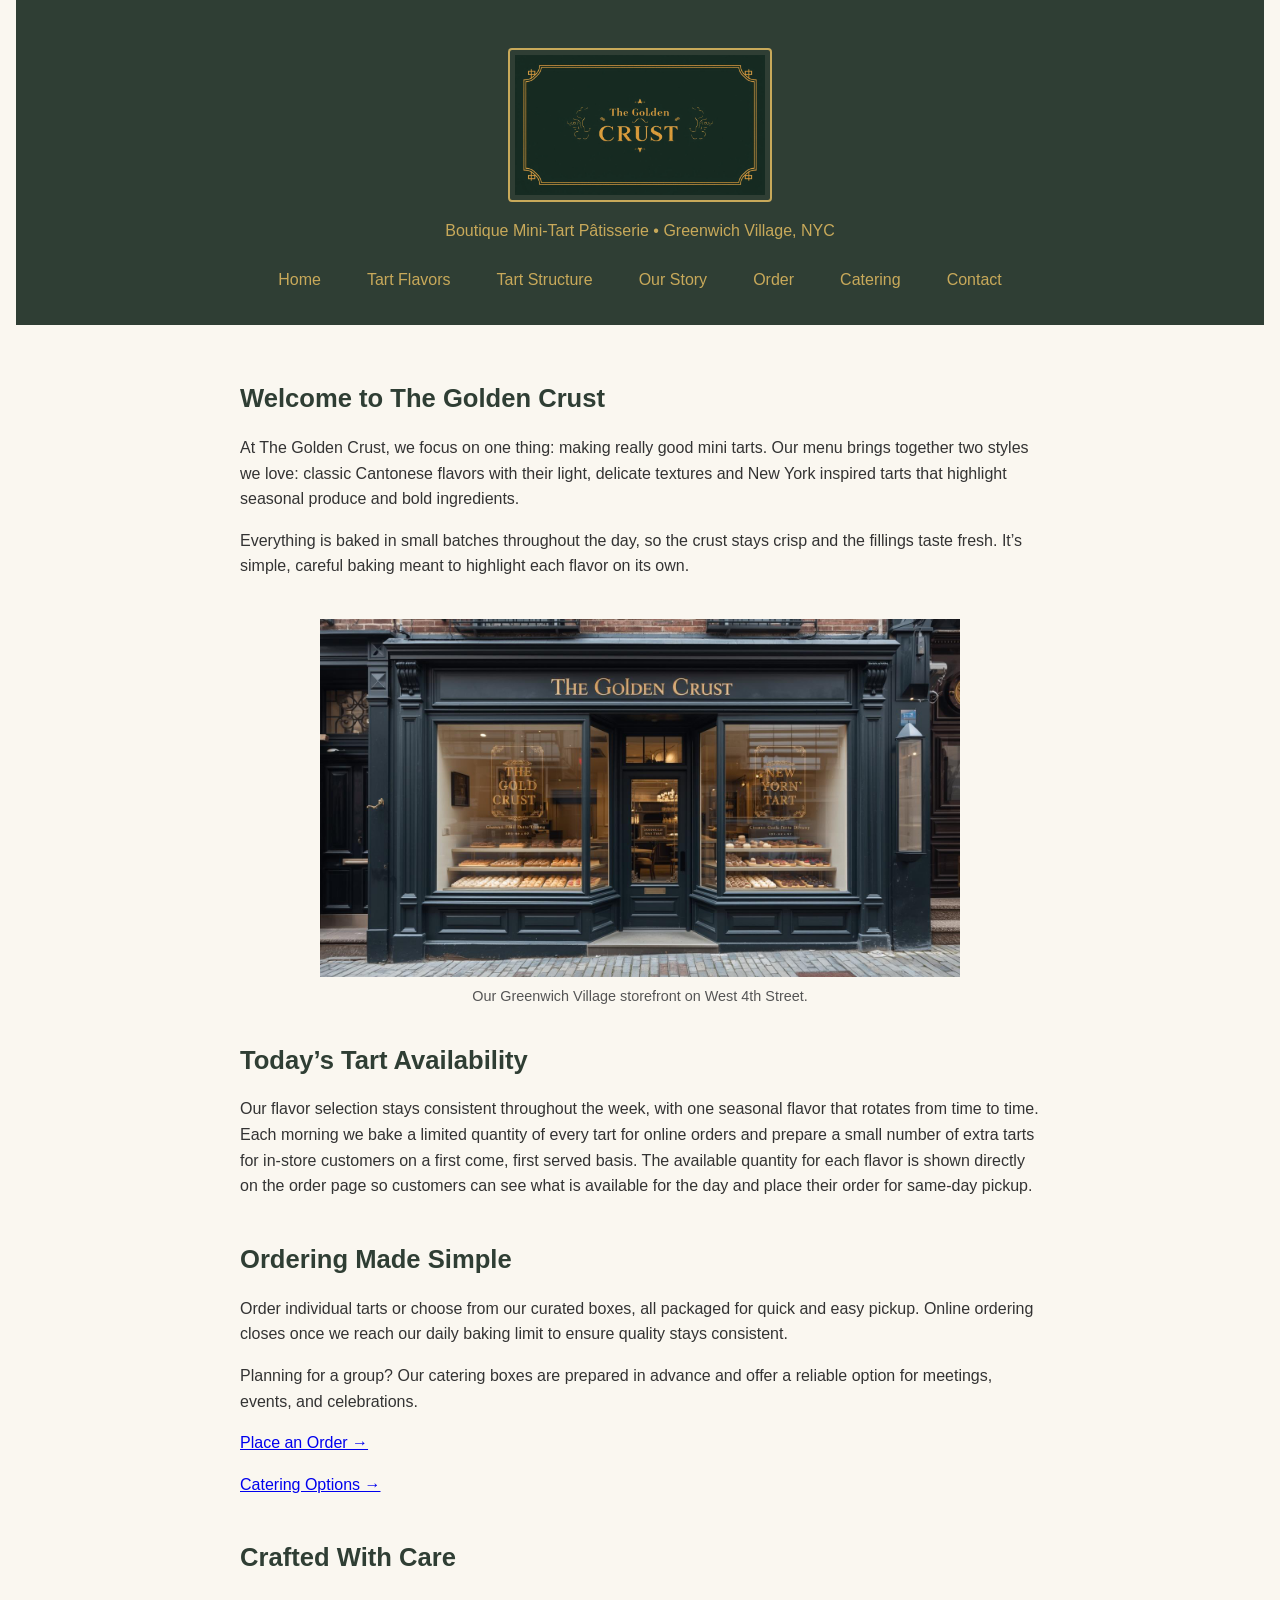
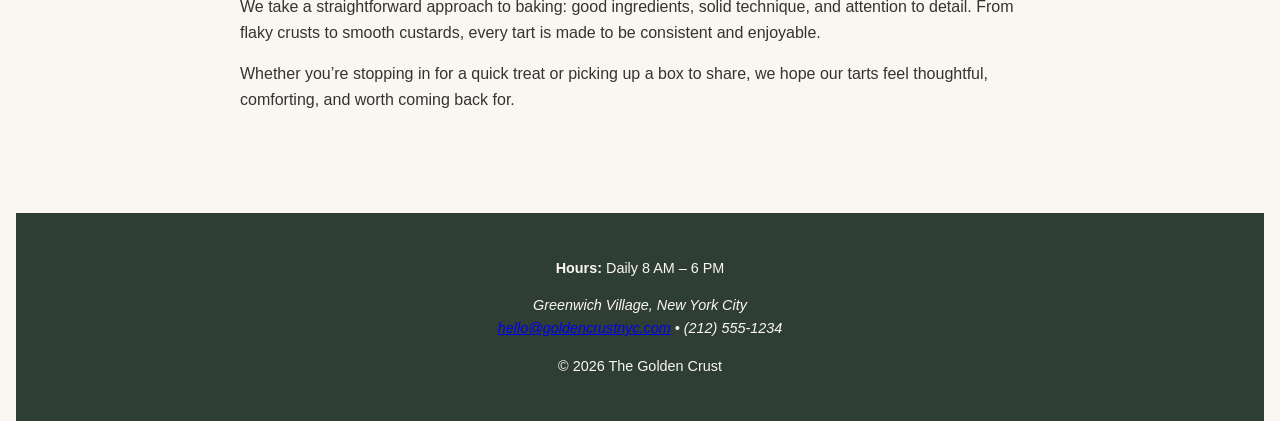
<file: index.html>
<!DOCTYPE html>
<html lang="en">
<head>
    <meta charset="UTF-8">
    <meta name="viewport" content="width=device-width, initial-scale=1.0">
    <title>The Golden Crust – Mini Tart Pâtisserie</title>
    <link rel="stylesheet" href="GoldenCrust.css">
</head>

<body>

<header>
    <img src="Logo.jpg" alt="The Golden Crust Logo" class="logo">
    <p class="tagline">Boutique Mini‑Tart Pâtisserie • Greenwich Village, NYC</p>

    <nav>
        <ul>
            <li><a href="index.html">Home</a></li>
            <li><a href="flavor.html">Tart Flavors</a></li>
            <li><a href="anatomy.html">Tart Structure</a></li>
            <li><a href="story.html">Our Story</a></li>
            <li><a href="order.html">Order</a></li>
            <li><a href="catering.html">Catering</a></li>
            <li><a href="contact.html">Contact</a></li>
        </ul>
    </nav>
</header>

<main>

    <section>
        <h2>Welcome to The Golden Crust</h2>
        <p>
            At The Golden Crust, we focus on one thing: making really good mini tarts. 
			Our menu brings together two styles we love: classic Cantonese flavors with 
			their light, delicate textures and New York inspired tarts that highlight seasonal 
			produce and bold ingredients.
        </p>
        <p>
            Everything is baked in small batches throughout the day, so the crust stays
            crisp and the fillings taste fresh. It’s simple, careful baking meant to
            highlight each flavor on its own.
        </p>
    </section>

    <figure class="storefront">
        <img src="Storefront.jpg" alt="The Golden Crust storefront in Greenwich Village">
        <figcaption>Our Greenwich Village storefront on West 4th Street.</figcaption>
    </figure>

<section>
	<h2>Today’s Tart Availability</h2>
		<p>	Our flavor selection stays consistent throughout the week, with one seasonal flavor that 
			rotates from time to time. Each morning we bake a limited quantity of every tart for online 
			orders and prepare a small number of extra tarts for in‑store customers on a first come, 
			first served basis. The available quantity for each flavor is shown directly on the order 
			page so customers can see what is available for the day and place their order for same‑day 
			pickup.
		</p>
		
</section>

<section>
    <h2>Ordering Made Simple</h2>
    <p>
        Order individual tarts or choose from our curated boxes, all packaged for quick and easy 
        pickup. Online ordering closes once we reach our daily baking limit to ensure quality stays 
        consistent.
    </p>
    <p>
        Planning for a group? Our catering boxes are prepared in advance and offer a reliable option 
        for meetings, events, and celebrations.
    </p>
    <p><a href="order.html">Place an Order →</a></p>
    <p><a href="catering.html">Catering Options →</a></p>
</section>

    <section>
        <h2>Crafted With Care</h2>
        <p>
            We take a straightforward approach to baking: good ingredients, solid technique,
            and attention to detail. From flaky crusts to smooth custards, every tart is made
            to be consistent and enjoyable.
        </p>
        <p>
            Whether you’re stopping in for a quick treat or picking up a box to share, we
            hope our tarts feel thoughtful, comforting, and worth coming back for.
        </p>
    </section>

</main>

<footer>
    <p><strong>Hours:</strong> Daily 8 AM – 6 PM</p>

    <address>
        Greenwich Village, New York City<br>
        <a href="mailto:hello@goldencrustnyc.com">hello@goldencrustnyc.com</a> • (212) 555‑1234
    </address>

    <p>&copy; 2026 The Golden Crust</p>
</footer>

</body>
</html>
<!--Work Cited --------------------------------------------------------------------------------------------------------------------------------------------------------------------------------------------
Storefront Illustration Image + Botique Logo Concept Image:

Canva. (2026). The Golden Crust storefront concept illustration [AI‑generated image using prompt:
 “A charming mini‑tart patisserie named ‘The Golden Crust’ nestles on a cobblestone street in 
 Greenwich Village, New York City. The storefront displays an elegant sign, with a window 
 showcasing two distinct sections of mini‑tarts: one side featuring delicate, traditional Cantonese 
 pastries with intricate designs, and the other side presenting vibrant, contemporary 
 New York‑inspired selections. The overall aesthetic is refined and inviting, emphasizing the separation 
of the two unique flavor experiences.”]. Canva AI Image Generator. https://www.canva.com


Canva. (2026). The Golden Crust boutique logo concept [AI‑generated image using prompt: “A 
refined, elegant, and boutique‑like logo for ‘The Golden Crust’, utilizing a deep dark wood‑green 
framing, warm brushed gold lettering, and soft cream accents. The design subtly incorporates elements 
reflecting both traditional Cantonese and modern New York mini tarts, maintaining a 
balanced aesthetic.”]. Canva AI Image Generator. https://www.canva.com

Design Concepts:
Felke-Morris, Terry. Web Development and Design Foundations with Html5. Pearson, 12 Jan. 2020.

GeeksforGeeks. “HTML5 Complete Reference.” GeeksforGeeks, Nov. 2020, www.geeksforgeeks.org/html/html5-complete-reference/. 

Lambrechts, Aurelia. “How to Create a Home Bakery Business Plan (with Workbook!).” Philosophy of Yum Blog, 19 Dec. 2018, https://philosophyofyum.com/home-bakery-business-plan/ .

“List of HTML5 Tags/Elements - Tutorial Republic.” Www.tutorialrepublic.com, www.tutorialrepublic.com/html-reference/html5-tags.php. 

Ślusarczyk, Albert. “Stunning Bakery Website Design Examples to Inspire You.” Be Theme Blog, 8 June 2025, https://muffingroup.com/blog/bakery-websites/ 

Timofeeva, Elena. “Bakery Website Ideas, Tips, and Secret Ingredients  SendPulse.” Email and Internet Marketing Blog, 16 Oct. 2024, https://sendpulse.com/blog/bakery-websites Accessed 7 Apr. 2026.

[base64]>

</html>
</file>
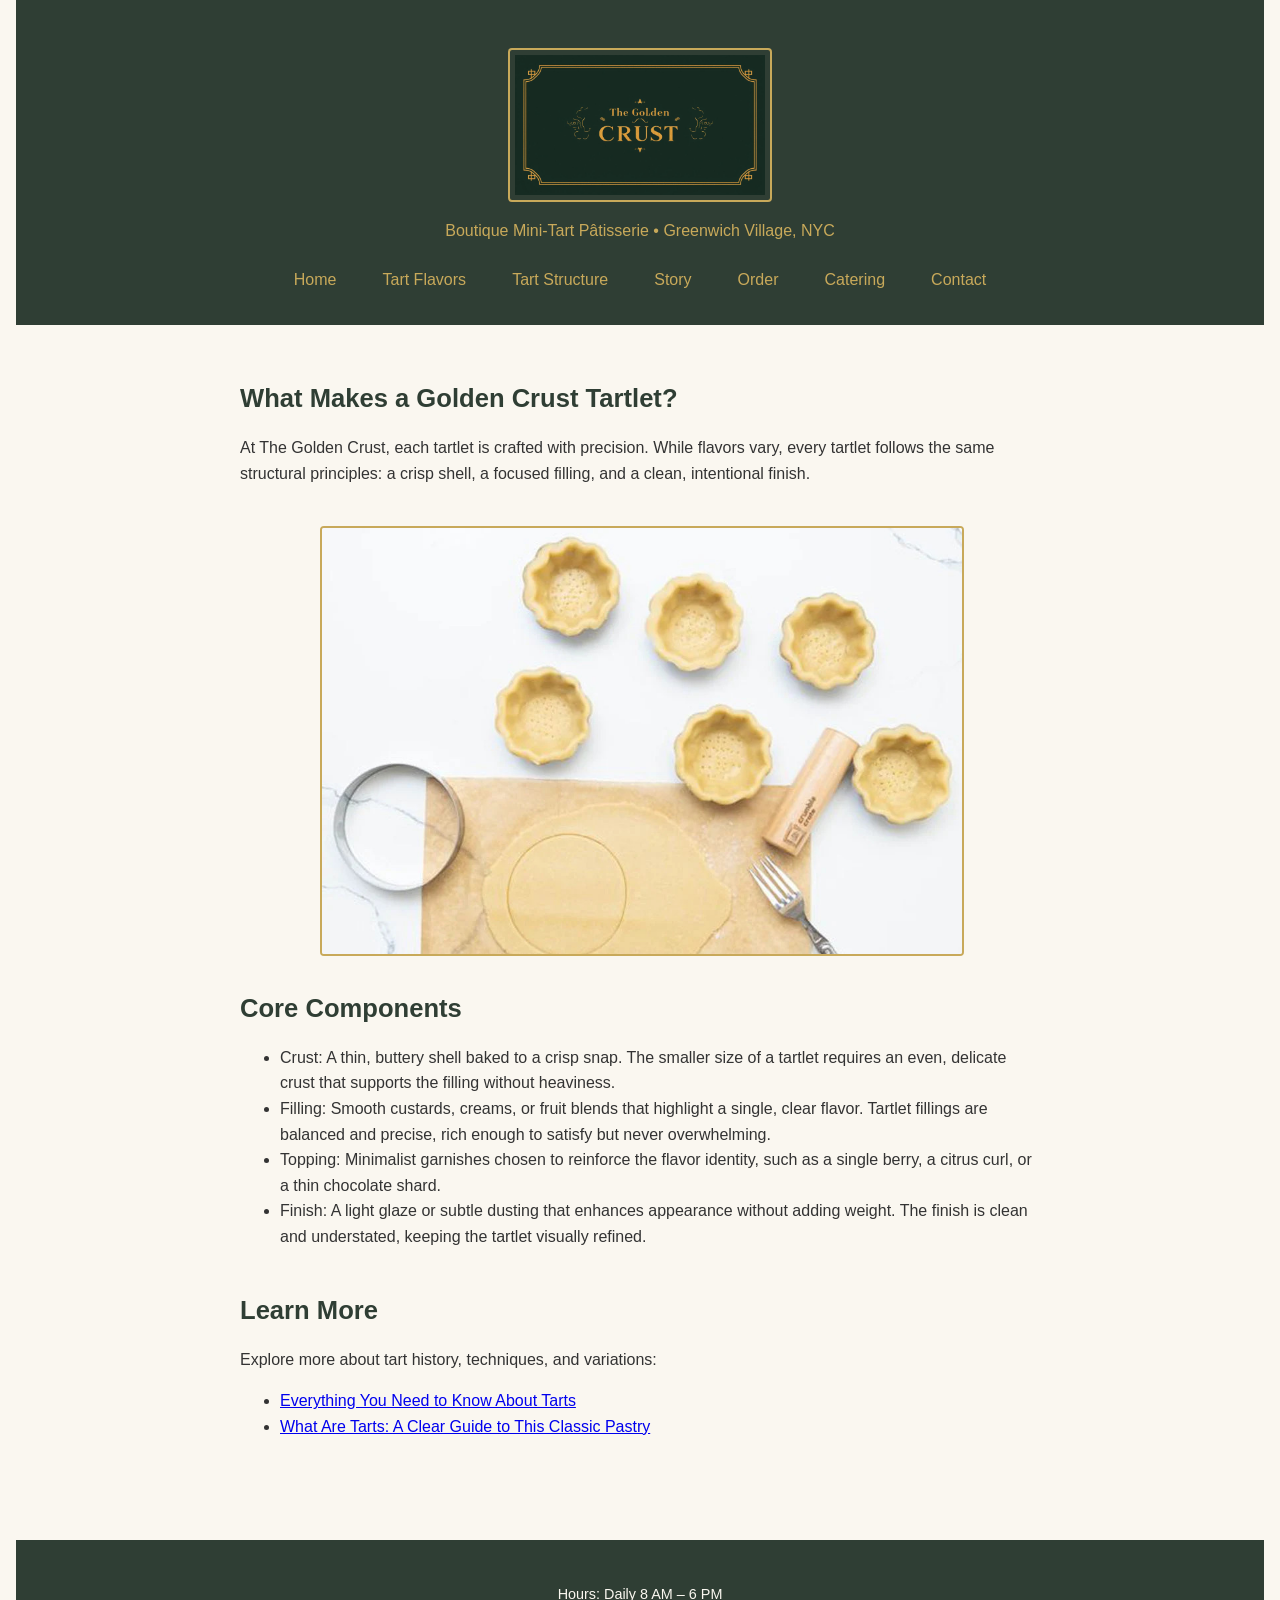
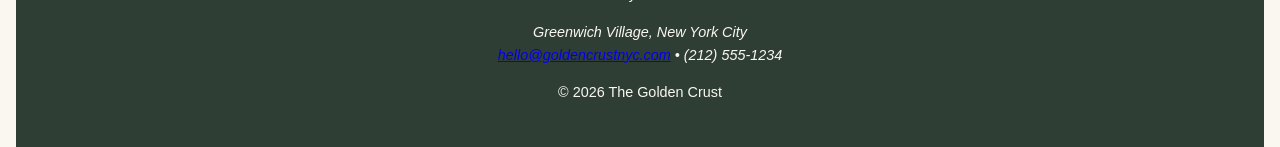
<file: anatomy.html>
<!DOCTYPE html>
<html lang="en">
<head>
    <meta charset="UTF-8">
    <meta name="viewport" content="width=device-width, initial-scale=1.0">
    <title>Anatomy of a Tartlet – The Golden Crust</title>
    <link rel="stylesheet" href="GoldenCrust.css">
</head>

<body>

<header>
    <img src="Logo.jpg" alt="The Golden Crust Logo" class="logo">
    <p class="tagline">Boutique Mini‑Tart Pâtisserie • Greenwich Village, NYC</p>

    <nav>
        <ul>
            <li><a href="index.html">Home</a></li>
            <li><a href="flavor.html">Tart Flavors</a></li>
            <li><a href="anatomy.html">Tart Structure</a></li>
            <li><a href="story.html">Story</a></li>
            <li><a href="order.html">Order</a></li>
            <li><a href="catering.html">Catering</a></li>
            <li><a href="contact.html">Contact</a></li>
        </ul>
    </nav>
</header>

<main>

    <section>
        <h2>What Makes a Golden Crust Tartlet?</h2>
        <p>
            At The Golden Crust, each tartlet is crafted with precision. 
            While flavors vary, every tartlet follows the same structural principles: 
            a crisp shell, a focused filling, and a clean, intentional finish.
        </p>
    </section>

    <section class="structure">
        <img src="Structure.jpg" alt="The Structure of a Tartlet">
    </section>

    <section>
        <h2>Core Components</h2>
        <ul>
            <li>Crust: A thin, buttery shell baked to a crisp snap. The smaller size of a tartlet requires an even, delicate crust that supports the filling without heaviness.</li>
            <li>Filling: Smooth custards, creams, or fruit blends that highlight a single, clear flavor. Tartlet fillings are balanced and precise, rich enough to satisfy but never overwhelming.</li>
            <li>Topping: Minimalist garnishes chosen to reinforce the flavor identity, such as a single berry, a citrus curl, or a thin chocolate shard.</li>
            <li>Finish: A light glaze or subtle dusting that enhances appearance without adding weight. The finish is clean and understated, keeping the tartlet visually refined.</li>
        </ul>
    </section>

    <section>
        <h2>Learn More</h2>
        <p>Explore more about tart history, techniques, and variations:</p>
        <ul>
            <li><a href="https://www.crumblecrate.com/blogs/baking-pro-tips/everything-you-need-to-know-about-tarts?srsltid=AfmBOooDGW_QfzK7DZmHg9-gvpLErrCIIkF6OF22m_uduQiQmjGzwCOJ" target="_blank">Everything You Need to Know About Tarts</a></li>
            <li><a href="https://www.kimecopak.ca/blogs/cuisine/what-are-tarts?srsltid=AfmBOorUen8-0B1zhPXDOBTECMBy9EU831glKg636tXDVtOTg5if8Hu9%20." target="_blank">What Are Tarts: A Clear Guide to This Classic Pastry</a></li>
        </ul>
    </section>

</main>

<footer>
    <p>Hours: Daily 8 AM – 6 PM</p>

    <address>
        Greenwich Village, New York City<br>
        <a href="mailto:hello@goldencrustnyc.com">hello@goldencrustnyc.com</a> • (212) 555‑1234
    </address>

    <p>&copy; 2026 The Golden Crust</p>
</footer>

</body>

<!--------Work Cited-----------------------

Tartlet Information + Image:

Cheremeteff, Paula. “Everything You Need to Know about Tarts.” Crumblecrate.com, 15 Sept. 2025, www.crumblecrate.com/blogs/baking-pro-tips/everything-you-need-to-know-about-tarts?srsltid=AfmBOooDGW_QfzK7DZmHg9-gvpLErrCIIkF6OF22m_uduQiQmjGzwCOJ . Accessed 7 Apr. 2026.

Mei, Mei. “What Are Tarts? A Complete Guide to This Classic Dessert.” KimEcopak, 14 Sept. 2025, www.kimecopak.ca/blogs/cuisine/what-are-tarts?srsltid=AfmBOorUen8-0B1zhPXDOBTECMBy9EU831glKg636tXDVtOTg5if8Hu9 . Accessed 7 Apr. 2026.

-------------------------------->

</html>
</file>
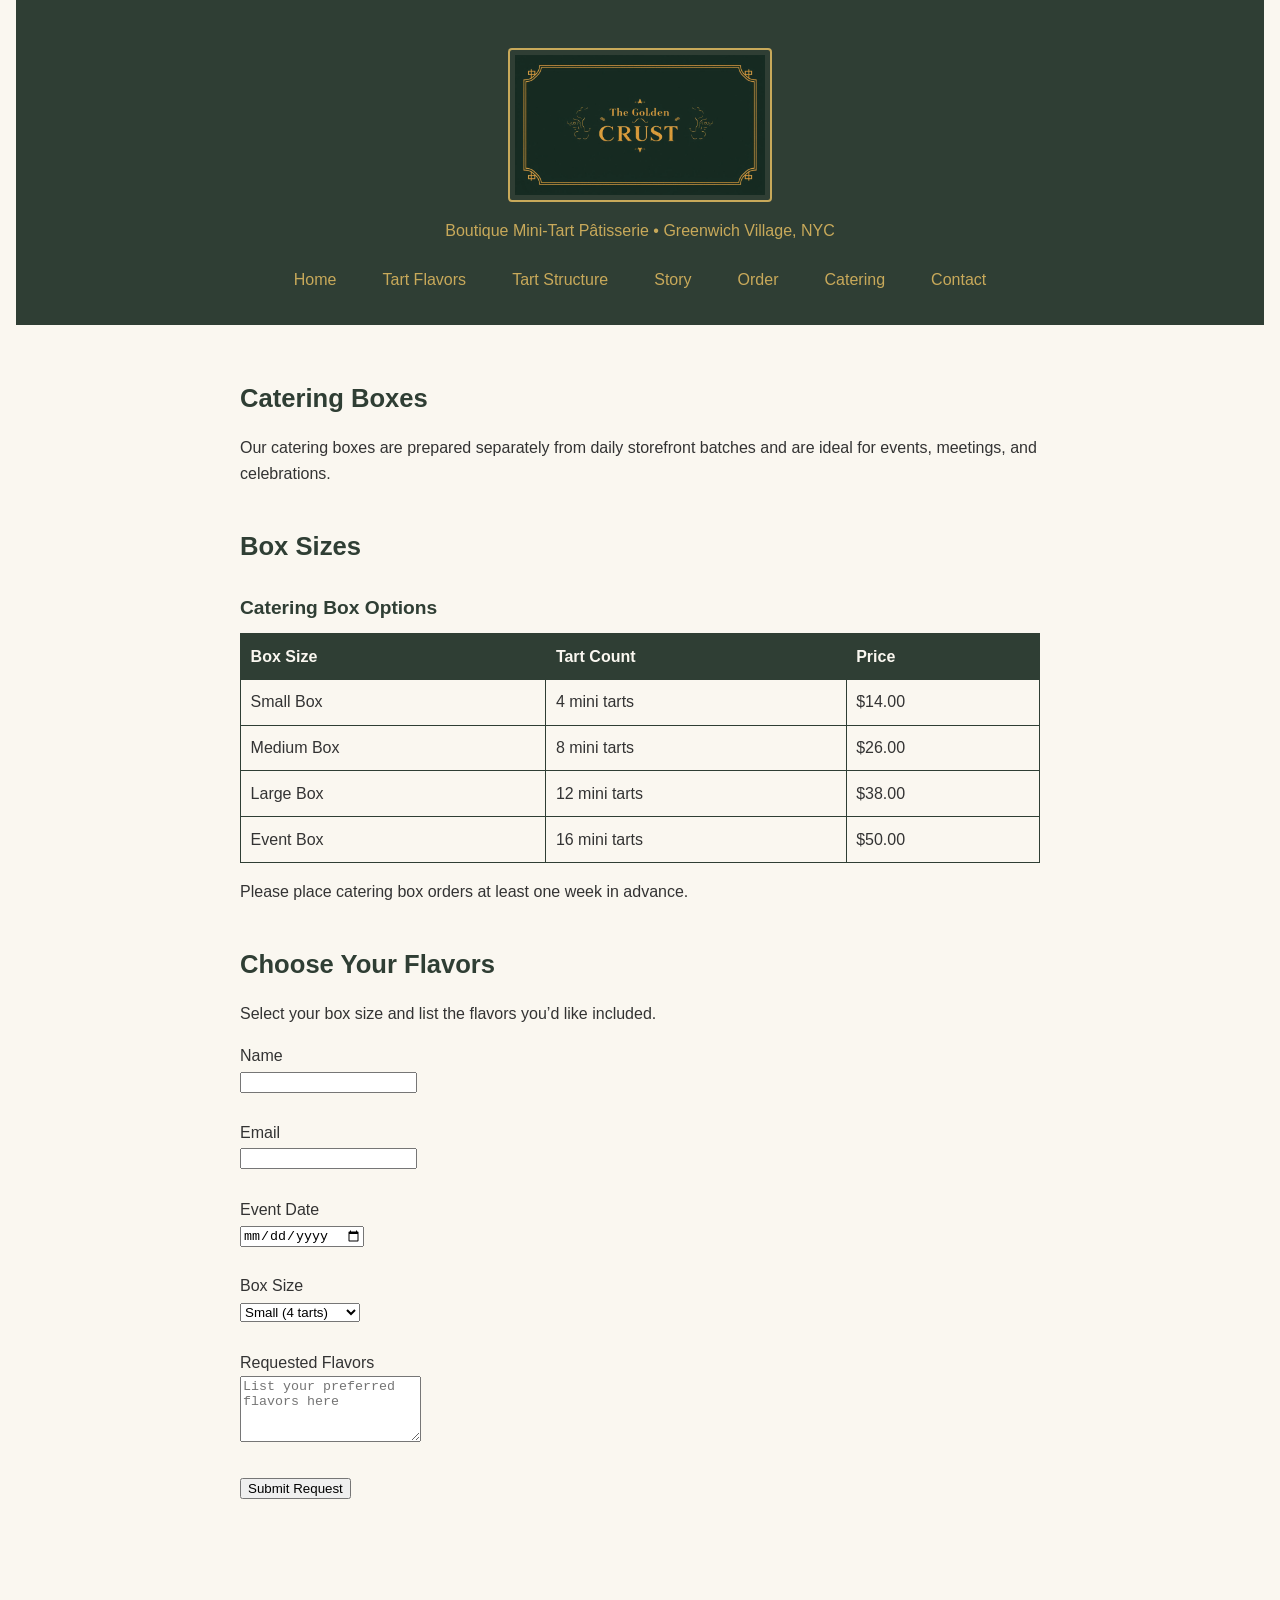
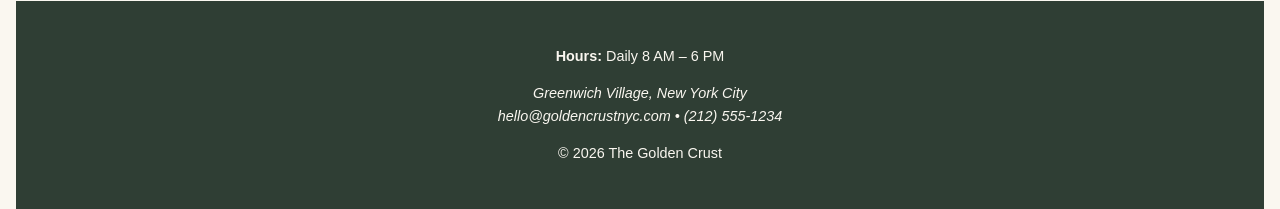
<file: catering.html>
<!DOCTYPE html>
<html lang="en">
<head>
    <meta charset="UTF-8">
    <meta name="viewport" content="width=device-width, initial-scale=1.0">
    <title>Catering – The Golden Crust</title>
    <link rel="stylesheet" href="GoldenCrust.css">
</head>

<body>

<header>
    <img src="Logo.jpg" alt="The Golden Crust Logo" class="logo">
    <p class="tagline">Boutique Mini‑Tart Pâtisserie • Greenwich Village, NYC</p>
    <nav>
        <ul>
            <li><a href="index.html">Home</a></li>
            <li><a href="flavor.html">Tart Flavors</a></li>
            <li><a href="anatomy.html">Tart Structure</a></li>
            <li><a href="story.html">Story</a></li>
            <li><a href="order.html">Order</a></li>
            <li><a href="catering.html">Catering</a></li>
            <li><a href="contact.html">Contact</a></li>
        </ul>
    </nav>
</header>

<main>

    
    <section>
        <h2>Catering Boxes</h2>
        <p>Our catering boxes are prepared separately from daily storefront batches and are ideal for events, meetings, and celebrations.</p>
    </section>

   
    <section>
        <h2>Box Sizes</h2>

        <table class="tart-table">
            <caption>Catering Box Options</caption>
            <thead>
                <tr>
                    <th>Box Size</th>
                    <th>Tart Count</th>
                    <th>Price</th>
                </tr>
            </thead>
            <tbody>
                <tr>
                    <td>Small Box</td>
                    <td>4 mini tarts</td>
                    <td>$14.00</td>
                </tr>
                <tr>
                    <td>Medium Box</td>
                    <td>8 mini tarts</td>
                    <td>$26.00</td>
                </tr>
                <tr>
                    <td>Large Box</td>
                    <td>12 mini tarts</td>
                    <td>$38.00</td>
                </tr>
                <tr>
                    <td>Event Box</td>
                    <td>16 mini tarts</td>
                    <td>$50.00</td>
                </tr>
            </tbody>
        </table>

        <p>Please place catering box orders at least one week in advance.</p>
    </section>

    
    <section>
        <h2>Choose Your Flavors</h2>
        <p>Select your box size and list the flavors you’d like included.</p>

        <form>

            <label for="name">Name</label><br>
            <input type="text" id="name"><br><br>

            <label for="email">Email</label><br>
            <input type="email" id="email"><br><br>

            <label for="date">Event Date</label><br>
            <input type="date" id="date"><br><br>

            <label for="box">Box Size</label><br>
            <select id="box">
                <option value="4">Small (4 tarts)</option>
                <option value="8">Medium (8 tarts)</option>
                <option value="12">Large (12 tarts)</option>
                <option value="16">Event (16 tarts)</option>
            </select><br><br>

            <label for="flavors">Requested Flavors</label><br>
            <textarea id="flavors" rows="4" placeholder="List your preferred flavors here"></textarea><br><br>

            <button type="submit">Submit Request</button>
        </form>
    </section>

</main>

<footer>
    <p><strong>Hours:</strong> Daily 8 AM – 6 PM</p>

    <address>
        Greenwich Village, New York City<br>
        hello@goldencrustnyc.com • (212) 555‑1234
    </address>

    <p>&copy; 2026 The Golden Crust</p>
</footer>

</body>
</html>
</file>
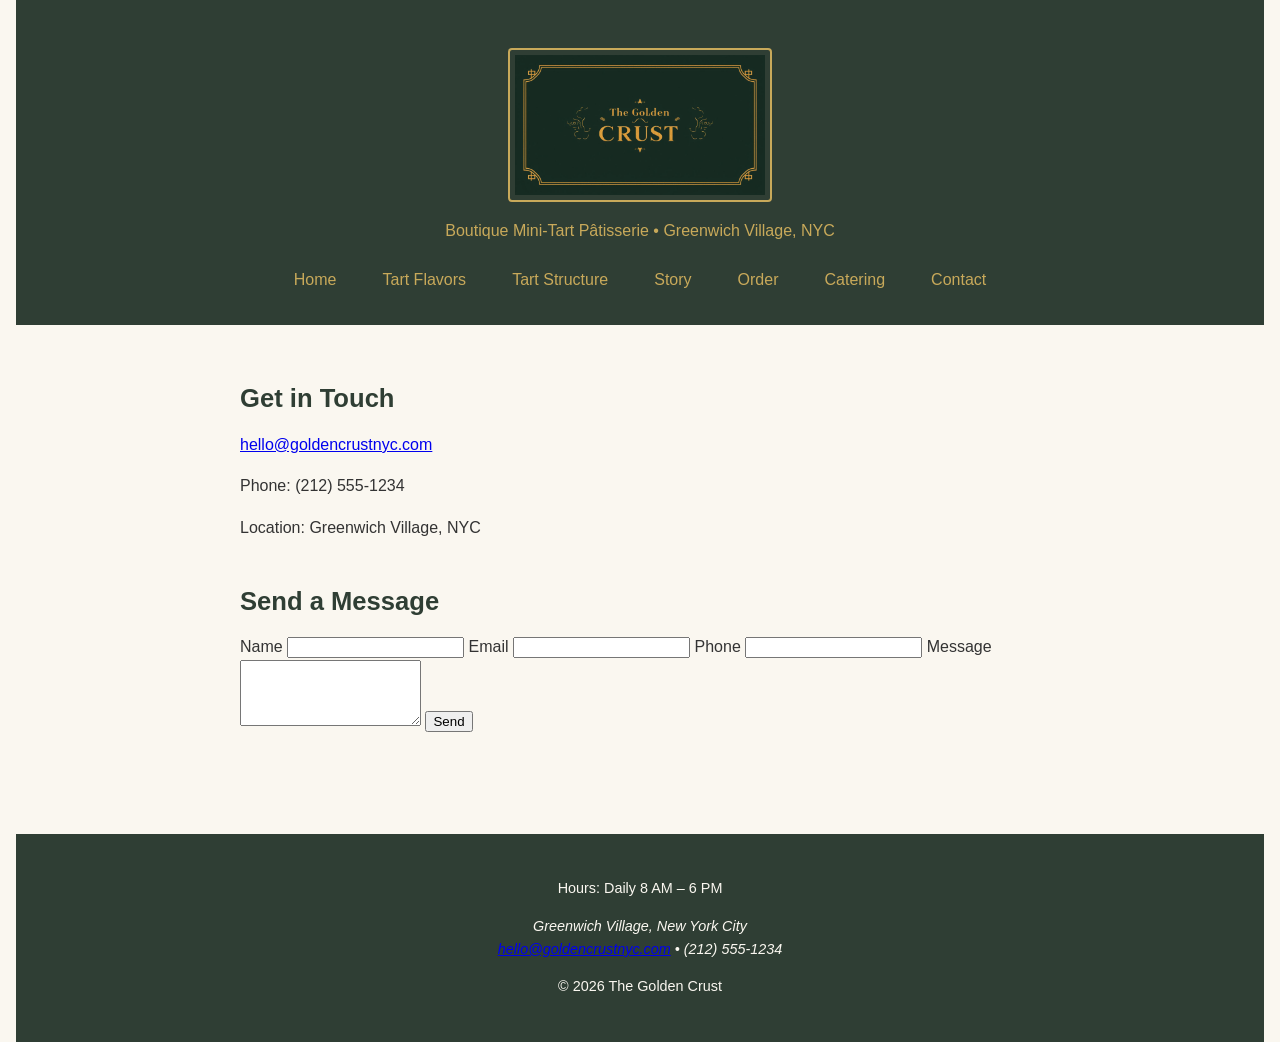
<file: contact.html>
<!DOCTYPE html>
<html lang="en">
<head>
    <meta charset="UTF-8">
    <meta name="viewport" content="width=device-width, initial-scale=1.0">
    <title>Contact – The Golden Crust</title>
    <link rel="stylesheet" href="GoldenCrust.css">
</head>

<body>

<header>
    <img src="Logo.jpg" alt="The Golden Crust Logo" class="logo">
    <p class="tagline">Boutique Mini‑Tart Pâtisserie • Greenwich Village, NYC</p>

    <nav>
        <ul>
            <li><a href="index.html">Home</a></li>
            <li><a href="flavor.html">Tart Flavors</a></li>
            <li><a href="anatomy.html">Tart Structure</a></li>
            <li><a href="story.html">Story</a></li>
            <li><a href="order.html">Order</a></li>
            <li><a href="catering.html">Catering</a></li>
            <li><a href="contact.html">Contact</a></li>
        </ul>
    </nav>
</header>

<main>

    <section>
        <h2>Get in Touch</h2>
        <a href="mailto:hello@goldencrustnyc.com">hello@goldencrustnyc.com</a>
        <p>Phone: (212) 555‑1234</p>
        <p>Location: Greenwich Village, NYC</p>
    </section>

    <section>
        <h2>Send a Message</h2>

        <form action="submit-contact.php" method="post">

            <label for="name">Name</label>
			<input type="text" id="name" name="name" required>

			<label for="email">Email</label>
			<input type="email" id="email" name="email" required>

			<label for="phone">Phone</label>
			<input type="tel" id="phone" name="phone">

			<label for="message">Message</label>
			<textarea id="message" name="message" rows="4" required></textarea>

            <button type="submit" class="button primary">Send</button>
        </form>
    </section>

</main>

<footer>
    <p>Hours: Daily 8 AM – 6 PM</p>

    <address>
        Greenwich Village, New York City<br>
        <a href="mailto:hello@goldencrustnyc.com">hello@goldencrustnyc.com</a> • (212) 555‑1234
    </address>

    <p>&copy; 2026 The Golden Crust</p>
</footer>

</body>
</html>
</file>
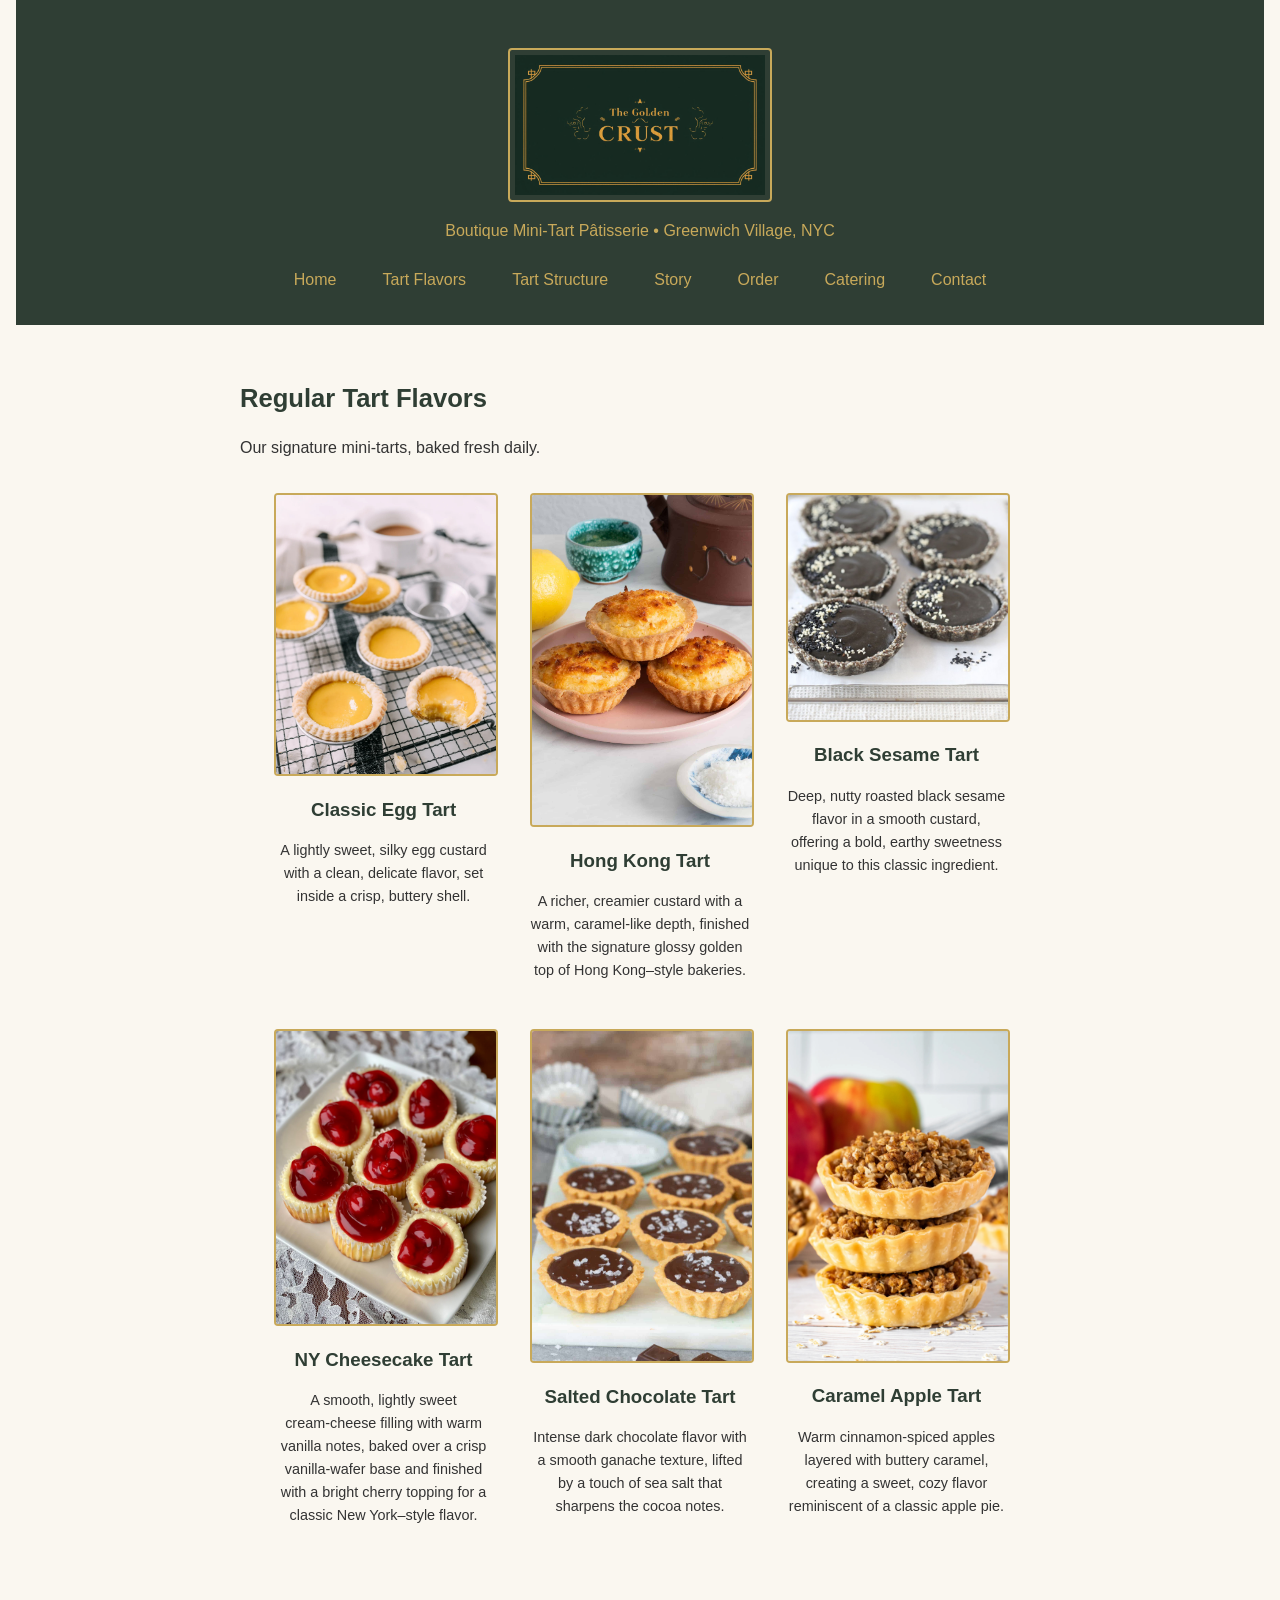
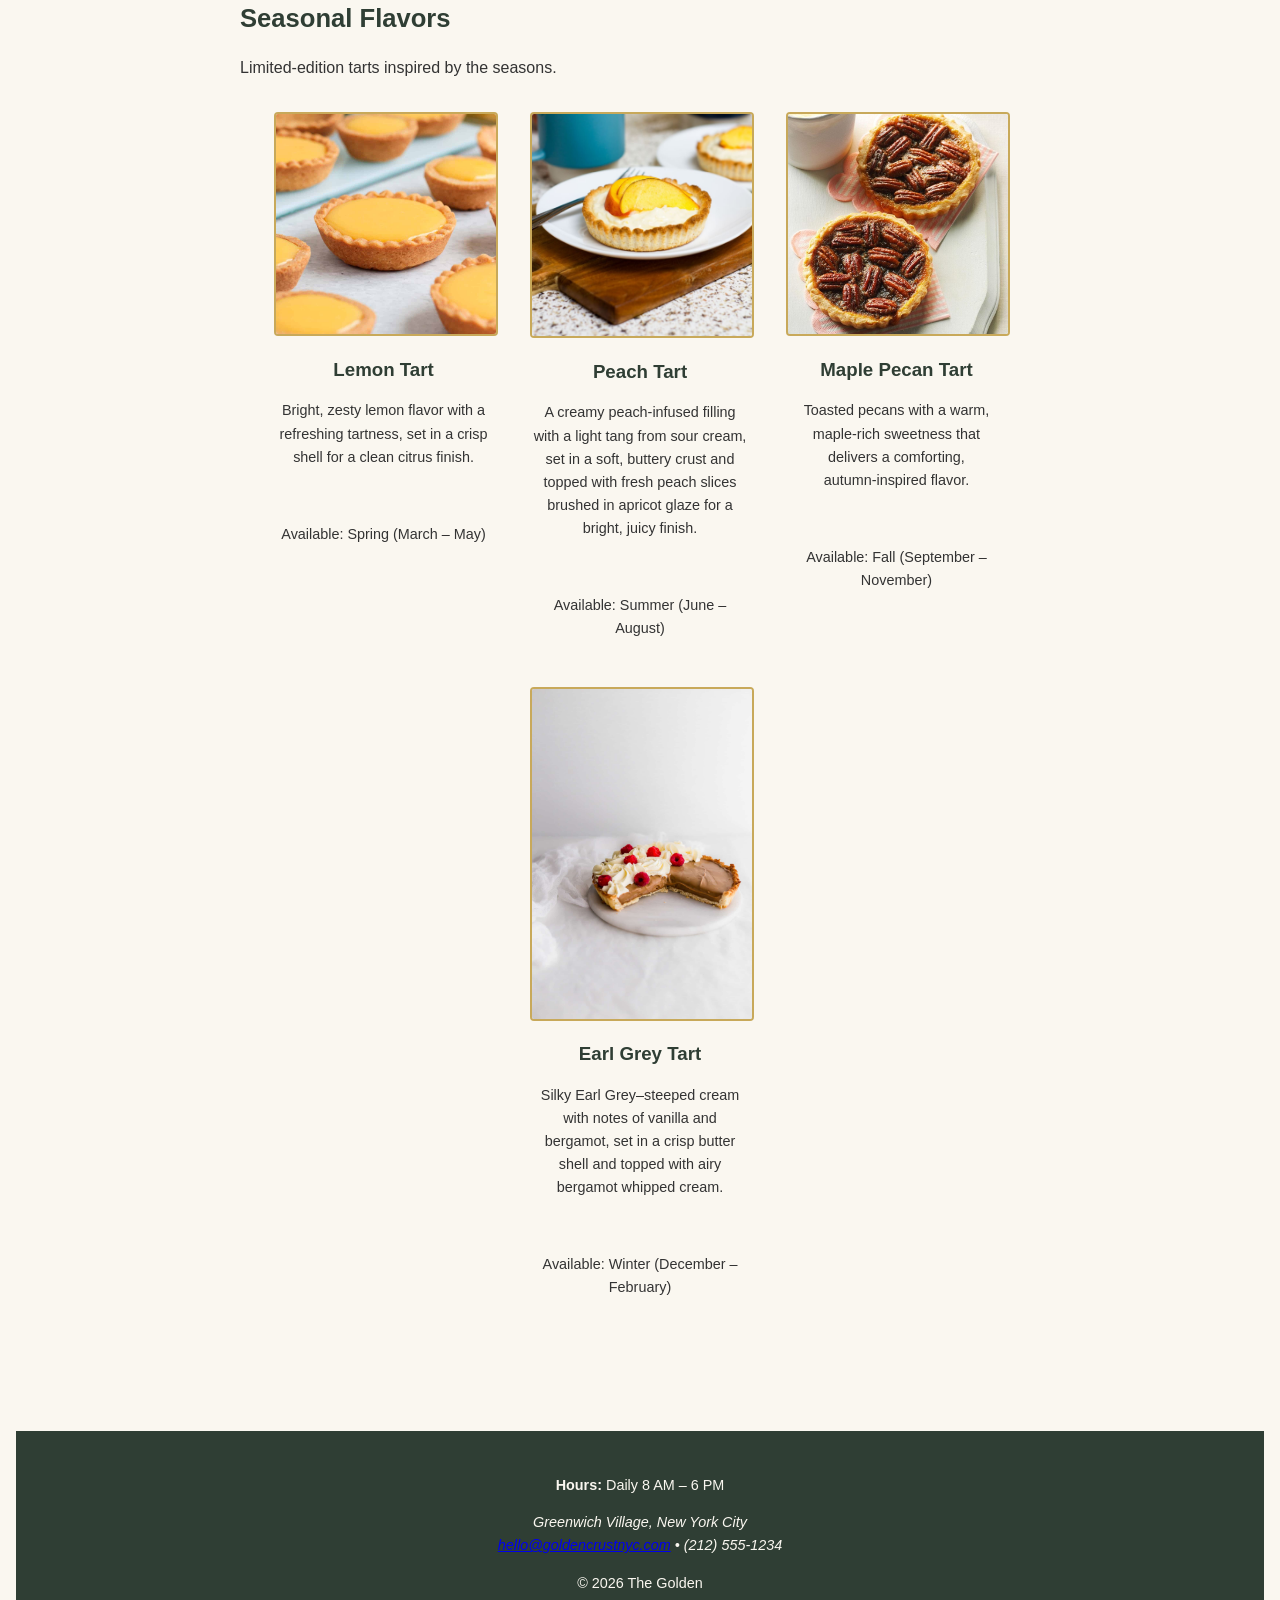
<file: flavor.html>
<!DOCTYPE html>
<html lang="en">
<head>
    <meta charset="UTF-8">
    <meta-name="viewport" content="width=device-width, initial-scale=1.0">
    <title>Menu – The Golden Crust</title>
    <link rel="stylesheet" href="GoldenCrust.css">
</head>

<body>

<header>
    <img src="Logo.jpg" alt="The Golden Crust Logo" class="logo">
    <p class="tagline">Boutique Mini‑Tart Pâtisserie • Greenwich Village, NYC</p>

    <nav>
        <ul>
            <li><a href="index.html">Home</a></li>
            <li><a href="flavor.html">Tart Flavors</a></li>
            <li><a href="anatomy.html">Tart Structure</a></li>
            <li><a href="story.html">Story</a></li>
            <li><a href="order.html">Order</a></li>
            <li><a href="catering.html">Catering</a></li>
            <li><a href="contact.html">Contact</a></li>
        </ul>
    </nav>
</header>

<main>

    
    <section>
        <h2>Regular Tart Flavors</h2>
        <p>Our signature mini‑tarts, baked fresh daily.</p>

        <ul class="flavor-list">

            <li>
                <img src="Dan_tat.jpg" alt="Classic Egg Tart">
                <h3>Classic Egg Tart</h3>
                <p>A lightly sweet, silky egg custard with a clean, delicate flavor, set inside a crisp, buttery shell.</p>
            </li>

            <li>
                <img src="Hong_Kong.jpg" alt="Hong Kong Tart">
                <h3>Hong Kong Tart</h3>
                <p>A richer, creamier custard with a warm, caramel‑like depth, finished with the signature glossy golden top of Hong Kong–style bakeries.</p>
            </li>

            <li>
                <img src="Black_Sesame.jpg" alt="Black Sesame Tart">
                <h3>Black Sesame Tart</h3>
                <p>Deep, nutty roasted black sesame flavor in a smooth custard, offering a bold, earthy sweetness unique to this classic ingredient.</p>
            </li>

            <li>
                <img src="Cheesecake.jpg" alt="NY Cheesecake Tart">
                <h3>NY Cheesecake Tart</h3>
                <p>A smooth, lightly sweet cream‑cheese filling with warm vanilla notes, baked over a crisp vanilla‑wafer base and finished with a bright cherry topping for a classic New York–style flavor.</p>
            </li>

            <li>
                <img src="Salted_Chocolate.jpg" alt="Salted Chocolate Tart">
                <h3>Salted Chocolate Tart</h3>
                <p>Intense dark chocolate flavor with a smooth ganache texture, lifted by a touch of sea salt that sharpens the cocoa notes.</p>
            </li>

            <li>
                <img src="Apple_Pie.jpg" alt="Caramel Apple Tart">
                <h3>Caramel Apple Tart</h3>
                <p>Warm cinnamon‑spiced apples layered with buttery caramel, creating a sweet, cozy flavor reminiscent of a classic apple pie.</p>
            </li>

        </ul>
    </section>

    
    <section>
        <h2>Seasonal Flavors</h2>
        <p>Limited‑edition tarts inspired by the seasons.</p>

        <ul class="flavor-list">

            <li>
                <img src="Lemon_Curd.jpg" alt="Summer - Lemon Tart">
                <h3>Lemon Tart</h3>
                <p>Bright, zesty lemon flavor with a refreshing tartness, set in a crisp shell for a clean citrus finish.</p>
				<br>
				<p class="season-note">Available: Spring (March – May)</p>
            </li>

            <li>
                <img src="Peach.jpg" alt="Spring - Peach Tart">
                <h3>Peach Tart</h3>
                <p>A creamy peach‑infused filling with a light tang from sour cream, set in a soft, buttery crust and topped with fresh peach slices brushed in apricot glaze for a bright, juicy finish.</p>
				<br>
				<p class="season-note">Available: Summer (June – August)</p>
            </li>

            <li>
                <img src="Maple_Pecan.jpg" alt="Fall - Maple Pecan Tart">
                <h3>Maple Pecan Tart</h3>
                <p>Toasted pecans with a warm, maple‑rich sweetness that delivers a comforting, autumn‑inspired flavor.</p>
				<br>
				<p class="season-note">Available: Fall (September – November)</p>
			</li>

            <li>
                <img src="Earl_Grey_Cream.jpg" alt="Winter - Earl Grey Cream Tart">
                <h3>Earl Grey Tart</h3>
                <p>Silky Earl Grey–steeped cream with notes of vanilla and bergamot, set in a crisp butter shell and topped with airy bergamot whipped cream.</p>
				<br>
				<p class="season-note">Available: Winter (December – February)</p>
			</li>

        </ul>
    </section>

</main>

<footer>
    <p><strong>Hours:</strong> Daily 8 AM – 6 PM</p>

    <address>
        Greenwich Village, New York City<br>
        <a href="mailto:hello@goldencrustnyc.com">hello@goldencrustnyc.com</a> • (212) 555‑1234
    </address>

    <p>&copy; 2026 The Golden 

<!--Work Cited---------------------------------------------------------------------------------------

Recipe and Recipe Images:

Filled, Joy. “Mini Apple Pie Tarts.” The Joy-Filled Kitchen, 20 Aug. 2021, https://thejoyfilledkitchen.com/mini-apple-pie-tarts/ . Accessed 7 Apr. 2026.

Gill, Buffy Ellen. “Midnight Black Sesame Tarts - Be Good Organics.” Be Good Organics, 5 July 2017, https://begoodorganics.com/midnight-black-sesame-tarts/ . Accessed 7 Apr. 2026.

Kalynchuk, Redawna. “Maple Pecan Tarts.” Taste of Home, 30 June 2023, www.tasteofhome.com/recipes/maple-pecan-tarts/ . Accessed 7 Apr. 2026.

Lin, Lisa. “Hong Kong Style Coconut Tarts with Lemon.” Healthy Nibbles by Lisa Lin, 16 Dec. 2024, https://healthynibblesandbits.com/coconut-tarts-lemon/ .

Marco, Bea. “Mini Salted Chocolate Tarts.” El Mundo Eats, 14 Mar. 2020 https://www.elmundoeats.com/mini-salted-chocolate-tarts/ . 

Michelle. “Earl Grey Cream Tart  Sift & Simmer.” Sift & Simmer, May 2019, www.siftandsimmer.com/earl-grey-cream-tart/ . Accessed 7 Apr. 2026.

Sarah. “Hong Kong Egg Tarts (Chinese Dim Sum/Pastry).” The Woks of Life, 8 Feb. 2021, https://thewoksoflife.com/hong-kong-egg-tarts/ 

Smoke, Heather. “Vanilla Bean Custard Tart with Blueberries - Curly Girl Kitchen.” Curly Girl Kitchen, 9 Apr. 2021, https://curlygirlkitchen.com/berries-custard-tart/  .Accessed 7 Apr. 2026.

Sylvie. “Lemon Curd Tartlets.” A Baking Journey, 26 Apr. 2021, www.abakingjourney.com/lemon-curd-tartlets/ .

Myweeabode. (2024, June 27). Easy creamy fresh peach tartlet. My Wee Abode. https://myweeabode.com/easy-creamy-fresh-peach-tartlet/. 

Walkup, L. “Mini Cheesecake Tarts.” Front Porch Life Magazine, 28 Jan. 2024 
https://frontporchlifemagazine.com/mini-cheesecake-tarts/.

-------------------------------------------------------------------------------------------------------------------------------------------------------->

</html>
</file>
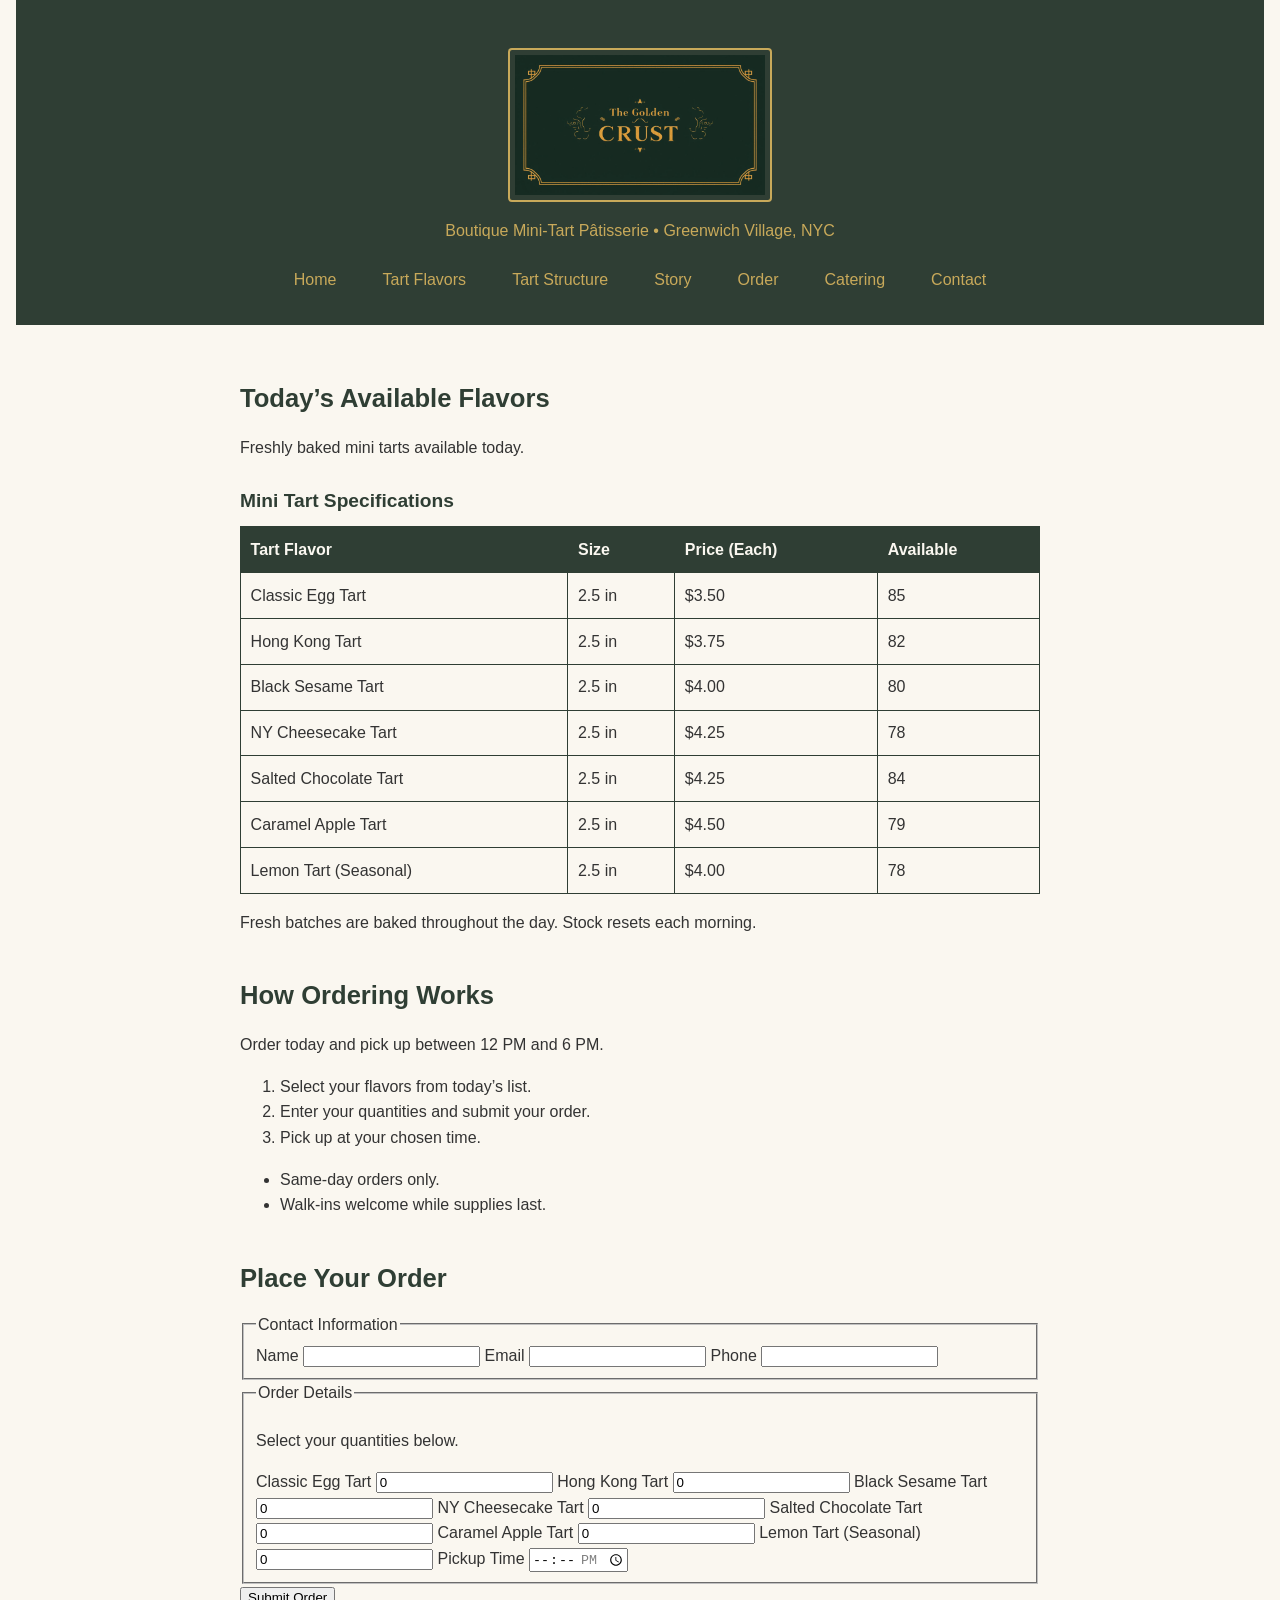
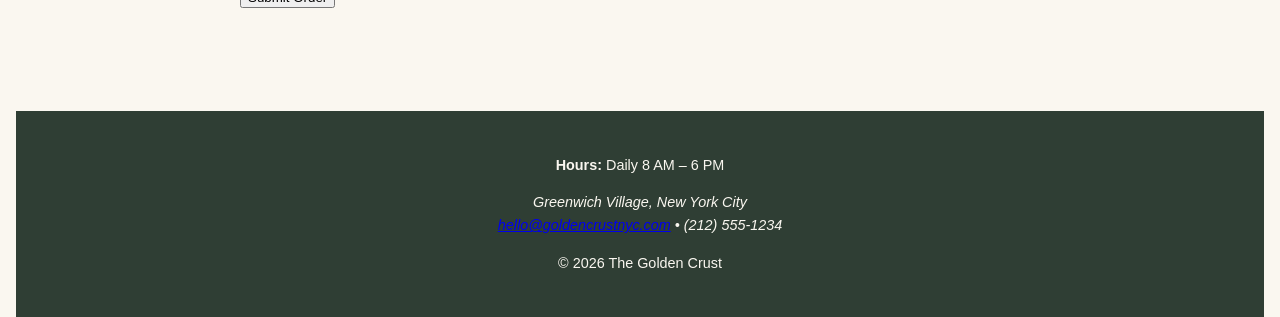
<file: order.html>
<!DOCTYPE html>
<html lang="en">
<head>
    <meta charset="UTF-8">
    <meta name="viewport" content="width=device-width, initial-scale=1.0">
    <title>Order Tarts – The Golden Crust</title>
    <link rel="stylesheet" href="GoldenCrust.css">
</head>
<body>

<header>
    <img src="Logo.jpg" alt="The Golden Crust Logo" class="logo">
    <p class="tagline">Boutique Mini‑Tart Pâtisserie • Greenwich Village, NYC</p>
    <nav>
        <ul>
            <li><a href="index.html">Home</a></li>
            <li><a href="flavor.html">Tart Flavors</a></li>
            <li><a href="anatomy.html">Tart Structure</a></li>
            <li><a href="story.html">Story</a></li>
            <li><a href="order.html">Order</a></li>
            <li><a href="catering.html">Catering</a></li>
            <li><a href="contact.html">Contact</a></li>
        </ul>
    </nav>
</header>

<main>

  
    <section>
        <h2>Today’s Available Flavors</h2>
        <p>Freshly baked mini tarts available today.</p>

        <table class="tart-table">
            <caption>Mini Tart Specifications</caption>
            <thead>
                <tr>
                    <th>Tart Flavor</th>
                    <th>Size</th>
                    <th>Price (Each)</th>
                    <th>Available</th>
                </tr>
            </thead>
            <tbody>
                <tr>
                    <td>Classic Egg Tart</td>
                    <td>2.5 in</td>
                    <td>$3.50</td>
                    <td>85</td>
                </tr>
                <tr>
                    <td>Hong Kong Tart</td>
                    <td>2.5 in</td>
                    <td>$3.75</td>
                    <td>82</td>
                </tr>
                <tr>
                    <td>Black Sesame Tart</td>
                    <td>2.5 in</td>
                    <td>$4.00</td>
                    <td>80</td>
                </tr>
                <tr>
                    <td>NY Cheesecake Tart</td>
                    <td>2.5 in</td>
                    <td>$4.25</td>
                    <td>78</td>
                </tr>
                <tr>
                    <td>Salted Chocolate Tart</td>
                    <td>2.5 in</td>
                    <td>$4.25</td>
                    <td>84</td>
                </tr>
                <tr>
                    <td>Caramel Apple Tart</td>
                    <td>2.5 in</td>
                    <td>$4.50</td>
                    <td>79</td>
                </tr>
                <tr>
                    <td>Lemon Tart (Seasonal)</td>
                    <td>2.5 in</td>
                    <td>$4.00</td>
                    <td>78</td>
                </tr>
            </tbody>
        </table>

        <p>Fresh batches are baked throughout the day. Stock resets each morning.</p>
    </section>

    
    <section>
        <h2>How Ordering Works</h2>
        <p>Order today and pick up between 12 PM and 6 PM.</p>

        <ol>
            <li>Select your flavors from today’s list.</li>
            <li>Enter your quantities and submit your order.</li>
            <li>Pick up at your chosen time.</li>
        </ol>

        <ul>
            <li>Same‑day orders only.</li>
            <li>Walk‑ins welcome while supplies last.</li>
        </ul>
    </section>

    
    <section>
        <h2>Place Your Order</h2>

        <form action="submit-order.php" method="post">

            <fieldset>
                <legend>Contact Information</legend>

                <label for="name">Name</label>
                <input type="text" id="name" name="name" required>

                <label for="email">Email</label>
                <input type="email" id="email" name="email" required>

                <label for="phone">Phone</label>
                <input type="tel" id="phone" name="phone" required>
            </fieldset>

            <fieldset>
                <legend>Order Details</legend>

                <p>Select your quantities below.</p>

                <label for="classic">Classic Egg Tart</label>
                <input type="number" id="classic" name="classic" min="0" value="0">

                <label for="hongkong">Hong Kong Tart</label>
                <input type="number" id="hongkong" name="hongkong" min="0" value="0">

                <label for="black-sesame">Black Sesame Tart</label>
                <input type="number" id="black-sesame" name="black-sesame" min="0" value="0">

                <label for="ny-cheesecake">NY Cheesecake Tart</label>
                <input type="number" id="ny-cheesecake" name="ny-cheesecake" min="0" value="0">

                <label for="salted-chocolate">Salted Chocolate Tart</label>
                <input type="number" id="salted-chocolate" name="salted-chocolate" min="0" value="0">

                <label for="caramel-apple">Caramel Apple Tart</label>
                <input type="number" id="caramel-apple" name="caramel-apple" min="0" value="0">

                <label for="lemon">Lemon Tart (Seasonal)</label>
                <input type="number" id="lemon" name="lemon" min="0" value="0">

                <label for="pickup">Pickup Time</label>
                <input type="time" id="pickup" name="pickup" min="12:00" max="18:00" required>

            </fieldset>

            <button type="submit" class="button primary">Submit Order</button>
        </form>
    </section>

</main>

<footer>
    <p><strong>Hours:</strong> Daily 8 AM – 6 PM</p>

    <address>
        Greenwich Village, New York City<br>
        <a href="mailto:hello@goldencrustnyc.com">hello@goldencrustnyc.com</a> • (212) 555‑1234  
    </address>

    <p>&copy; 2026 The Golden Crust</p>
</footer>

</body>
</html>
</file>
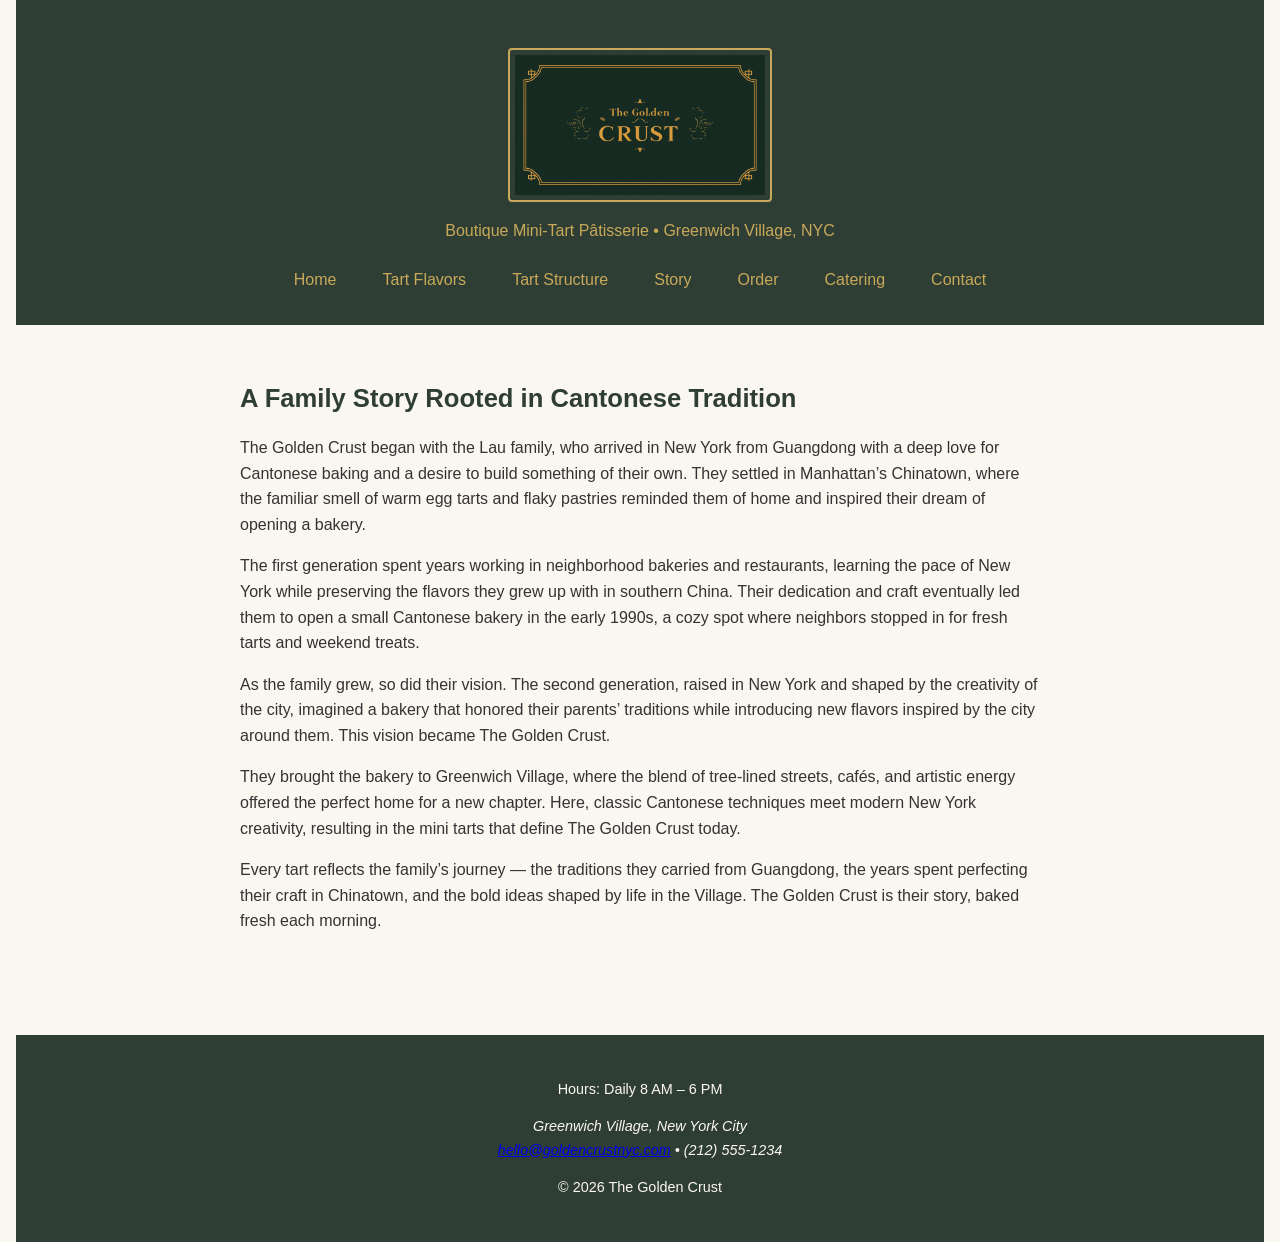
<file: story.html>
<!DOCTYPE html>
<html lang="en">
<head>
    <meta charset="UTF-8">
    <meta name="viewport" content="width=device-width, initial-scale=1.0">
    <title>Our Story – The Golden Crust</title>
    <link rel="stylesheet" href="GoldenCrust.css">
</head>

<body>

<header>
    <img src="Logo.jpg" alt="The Golden Crust Logo" class="logo">
    <p class="tagline">Boutique Mini‑Tart Pâtisserie • Greenwich Village, NYC</p>

    <nav>
        <ul>
            <li><a href="index.html">Home</a></li>
            <li><a href="flavor.html">Tart Flavors</a></li>
            <li><a href="anatomy.html">Tart Structure</a></li>
            <li><a href="story.html">Story</a></li>
            <li><a href="order.html">Order</a></li>
            <li><a href="catering.html">Catering</a></li>
            <li><a href="contact.html">Contact</a></li>
        </ul>
    </nav>
</header>

<main>

<section>
    <h2>A Family Story Rooted in Cantonese Tradition</h2>

    <p>
        The Golden Crust began with the Lau family, who arrived in New York from Guangdong 
        with a deep love for Cantonese baking and a desire to build something of their own. 
        They settled in Manhattan’s Chinatown, where the familiar smell of warm egg tarts 
        and flaky pastries reminded them of home and inspired their dream of opening a bakery.
    </p>

    <p>
        The first generation spent years working in neighborhood bakeries and restaurants, 
        learning the pace of New York while preserving the flavors they grew up with in 
        southern China. Their dedication and craft eventually led them to open a small 
        Cantonese bakery in the early 1990s, a cozy spot where neighbors stopped in for 
        fresh tarts and weekend treats.
    </p>

    <p>
        As the family grew, so did their vision. The second generation, raised in New York 
        and shaped by the creativity of the city, imagined a bakery that honored their 
        parents’ traditions while introducing new flavors inspired by the city around them. 
        This vision became The Golden Crust.
    </p>

    <p>
        They brought the bakery to Greenwich Village, where the blend of tree‑lined streets, 
        cafés, and artistic energy offered the perfect home for a new chapter. Here, classic 
        Cantonese techniques meet modern New York creativity, resulting in the mini tarts 
        that define The Golden Crust today.
    </p>

    <p>
        Every tart reflects the family’s journey — the traditions they carried from Guangdong, 
        the years spent perfecting their craft in Chinatown, and the bold ideas shaped by life 
        in the Village. The Golden Crust is their story, baked fresh each morning.
    </p>
</section>

</main>

<footer>
    <p>Hours: Daily 8 AM – 6 PM</p>

    <address>
        Greenwich Village, New York City<br>
        <a href="mailto:hello@goldencrustnyc.com">hello@goldencrustnyc.com</a> • (212) 555‑1234
    </address>

    <p>&copy; 2026 The Golden Crust</p>
</footer>

</body>

<!--------Work Cited-----------------------

NYC + Chinese Immigration Information:

Chasing Lenscapes. “Things to Do in Greenwich Village NYC  Chasing Lenscapes.” Chasing Lenscapes, 7 Mar. 2020, https://www.chasinglenscapes.com/things-to-do-in-greenwich-village-nyc/ . Accessed 7 Apr. 2026.

Martinez, Joshua, “New York State Dessert: A Sweet Reflection of History and Culture – TheKitchenPursuits, 3 Nov. 2025, https://thekitchenpursuits.com/what-is-ny-state-dessert/Accessed 8 Apr. 2026

Asian American Federation. (2025, September 9). Chinese in NYC: A profile (2025) - Asian American Federation. https://www.aafederation.org/research/ethnicprofile-chinese-2025/

Library of Congress. Growth and Inclusion: Chinese Immigration and Relocation in U.S. History. Library of Congress, https://www.loc.gov/classroom-materials/immigration/chinese/growth-and-inclusion/ Accessed 9 Apr. 2026.

National Archives. Chinese Immigration and the Chinese in the United States. National Archives, https://www.archives.gov/research/chinese-americans/guide . Accessed 9 Apr. 2026.

-------------------------------->

</html>
</file>
<file: GoldenCrust.css>
/* ---------------------------------
   Base Styles
---------------------------------- */
body {
    margin: 0;
    padding: 0 1em;
    font-family: Arial, Helvetica, sans-serif;
    line-height: 1.6;
    color: #333;
    background-color: #faf7f0; /* cream */
}

/* ---------------------------------
   Header + Navigation
---------------------------------- */
header {
    text-align: center;
    padding: 2em 0;
    background-color: #2f3e34; /* deep green */
    color: #c8a95a; /* gold */
}

header h1,
header p {
    margin: 0.2em 0;
    color: #c8a95a;
}

nav ul {
    list-style: none;
    margin: 1.5em 0 0;
    padding: 0;
}

nav li {
    display: inline-block;
    margin: 0 0.5em;
}

nav a {
    text-decoration: none;
    color: #c8a95a;
    padding: 0.4em 0.8em;
}

nav a:hover {
    background-color: #2f3e34;
    color: #faf7f0;
}

/* ---------------------------------
   Main Content
---------------------------------- */
main {
    width: 80%;
    max-width: 800px;
    margin: 0 auto;
    padding: 2em 0;
}

section {
    margin-bottom: 2.5em;
}

section h2 {
    font-size: 1.6em;
    margin-bottom: 0.5em;
    color: #2f3e34; 
}

/* ---------------------------------
   Global Image Rules
---------------------------------- */
img {
    display: block;
    width: 100%;
    height: auto;
}

/* ---------------------------------
   Logo
---------------------------------- */
.logo {
    width: 250px;
    margin: 1em auto;
    border: 2px solid #c8a95a;
    padding: 0.3em;
    border-radius: 4px; 
}

/* ---------------------------------
   Storefront + Structure Images
---------------------------------- */
.storefront,
.structure {
    width: 80%;
    margin: 0 auto 2em;
    text-align: center;
}

.storefront figcaption {
    font-size: 0.9em;
    margin-top: 0.5em;
    color: #555;
}

.structure img,
.flavor-list img {
    border: 2px solid #c8a95a;
    border-radius: 4px;
}

/* ---------------------------------
   Flavor Gallery
---------------------------------- */
.flavor-list {
    list-style: none;
    text-align: center;
    margin-bottom: 2em;
    padding: 0;
}

.flavor-list li {
    display: inline-block;
    width: 220px;
    margin: 1em;
    vertical-align: top;
}

.flavor-list h3 {
    color: #2f3e34;
    margin-bottom: 0.3em;
}

.flavor-list p {
    font-size: 0.9em;
}

/* ---------------------------------
   Table Styling 
---------------------------------- */
.tart-table {
    width: 100%;
    border-collapse: collapse;
    margin: 1em 0;
    background-color: #faf7f0;
    border: 1px solid #2f3e34;
}

.tart-table caption {
    font-weight: bold;
    font-size: 1.2em;
    padding: 0.5em 0;
    text-align: left;
    color: #2f3e34;
}

.tart-table th,
.tart-table td {
    border: 1px solid #2f3e34;
    padding: 0.6em;
    text-align: left;
}

.tart-table th {
    background-color: #2f3e34;
    color: #faf7f0;
    font-weight: bold;
}

/* ---------------------------------
   Footer
---------------------------------- */
footer {
    text-align: center;
    padding: 2em 0;
    font-size: 0.9em;
    background-color: #2f3e34;
    color: #faf7f0;
    margin-top: 2em;
}
</file>
